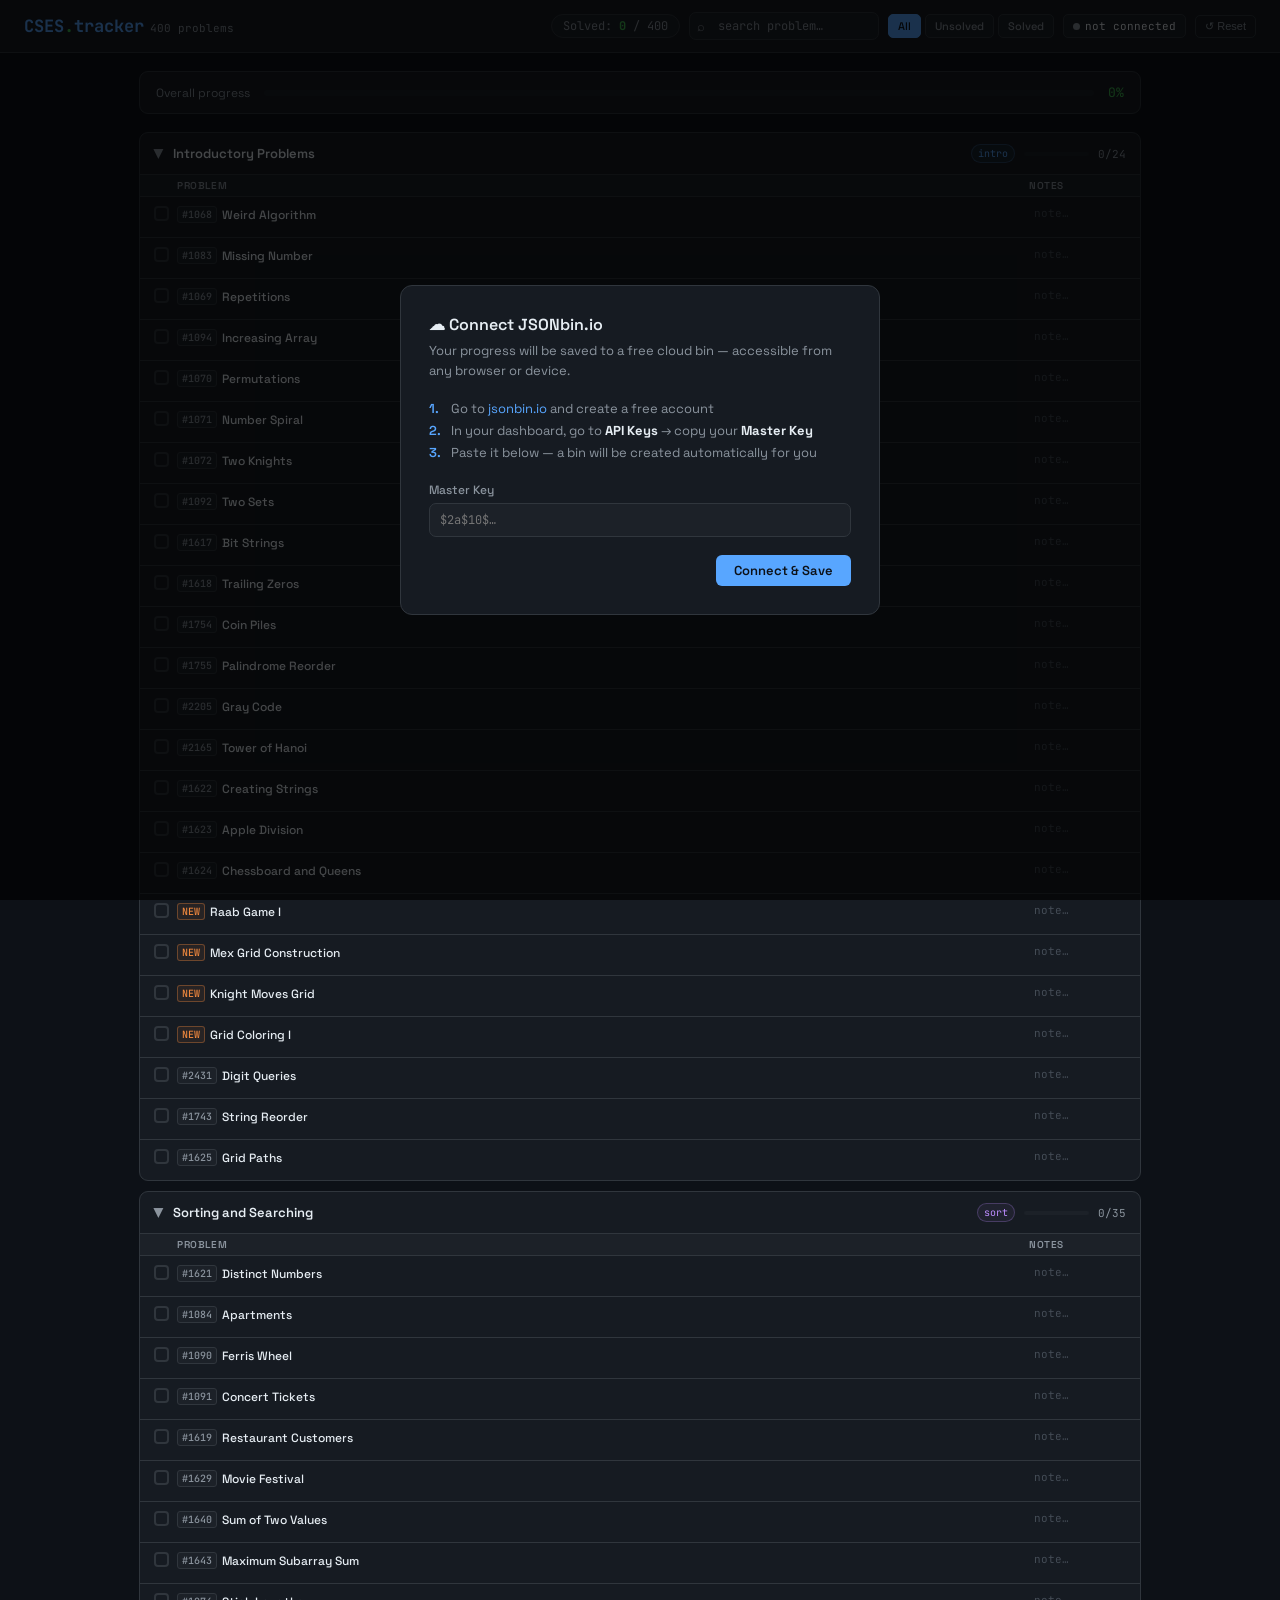
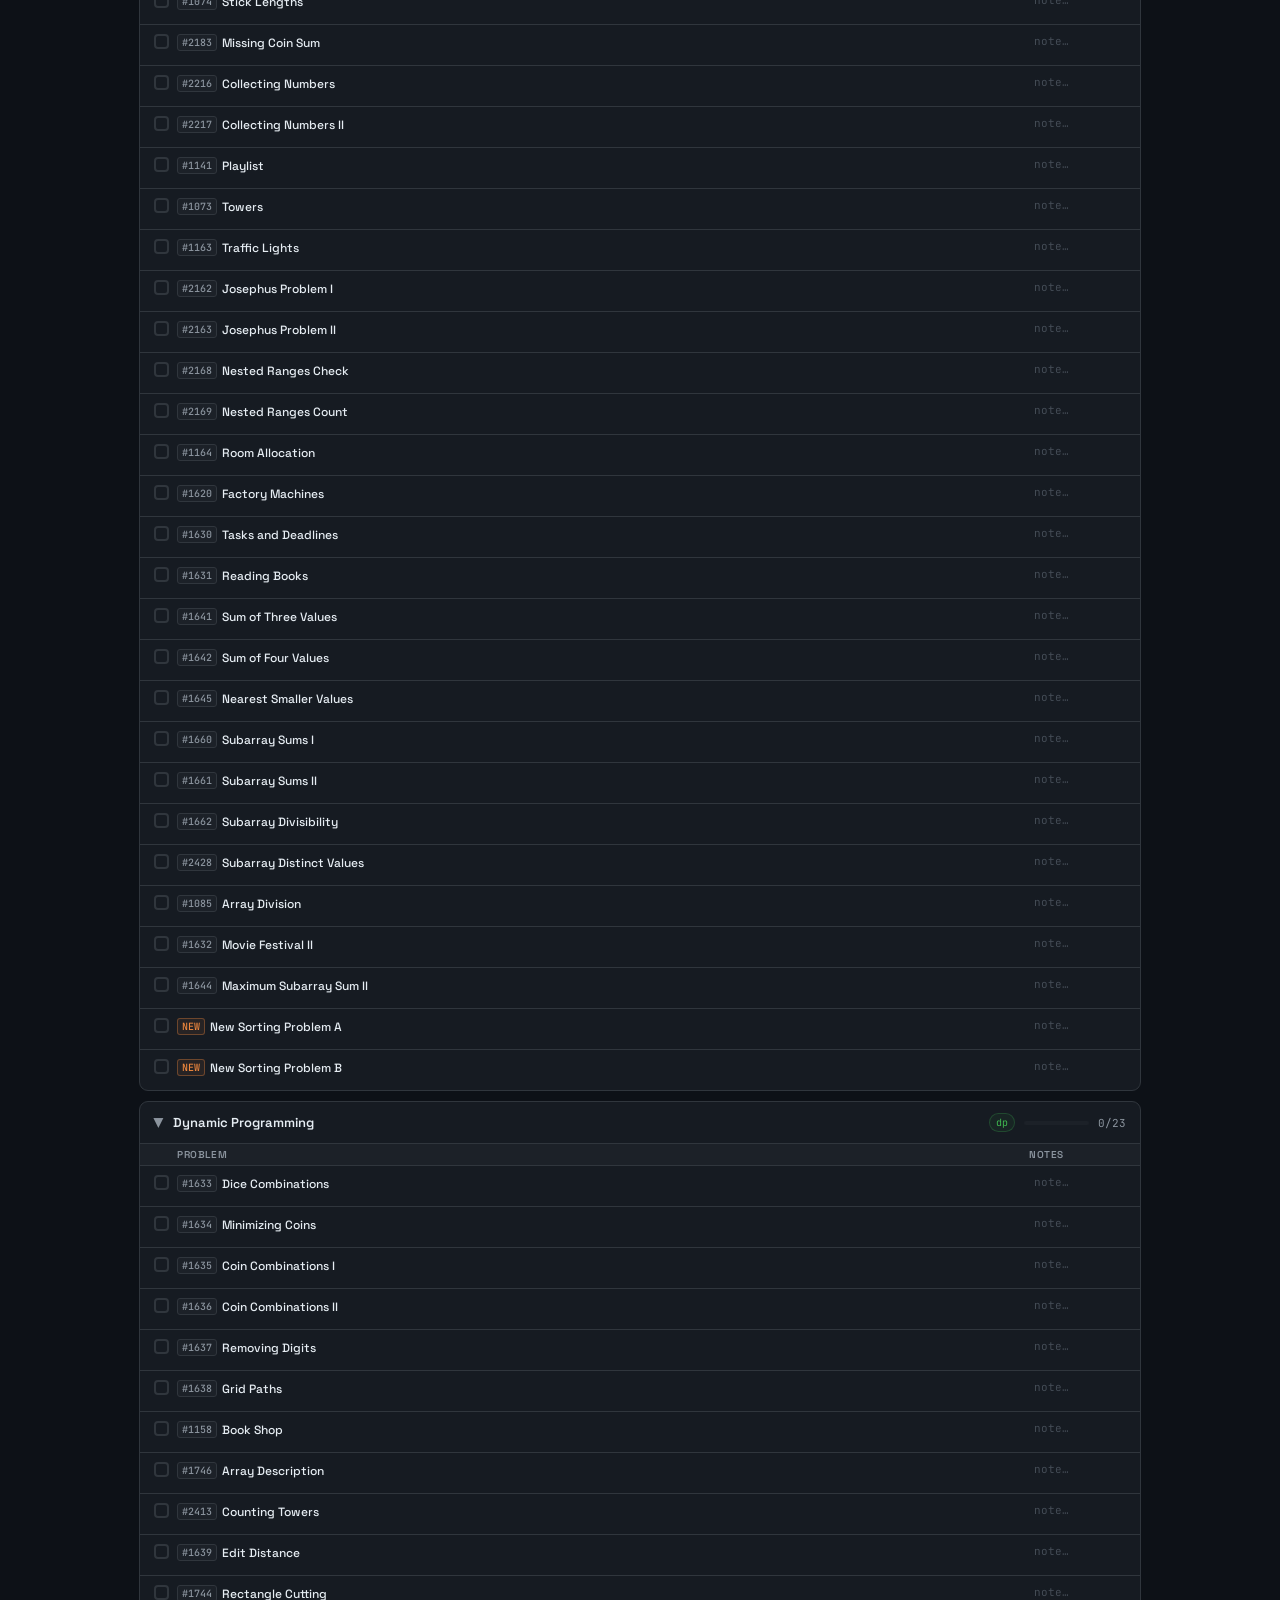
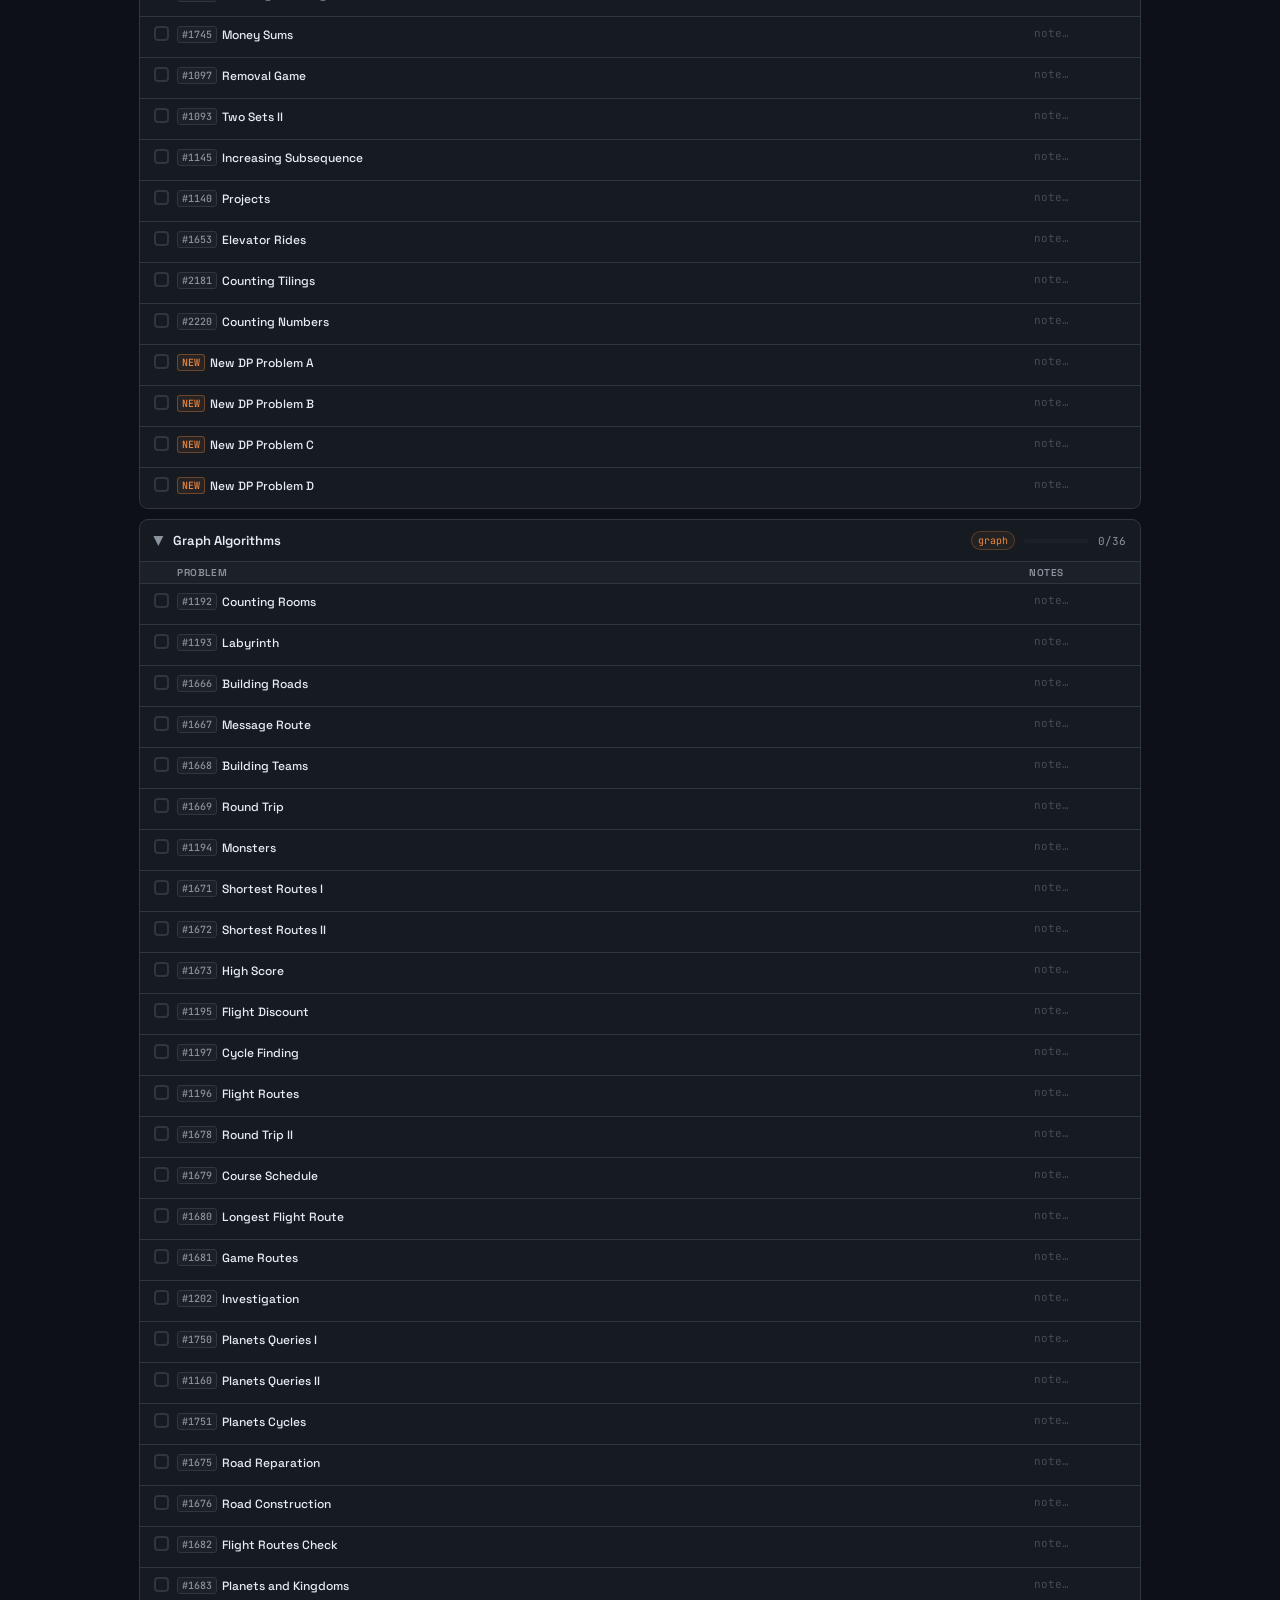
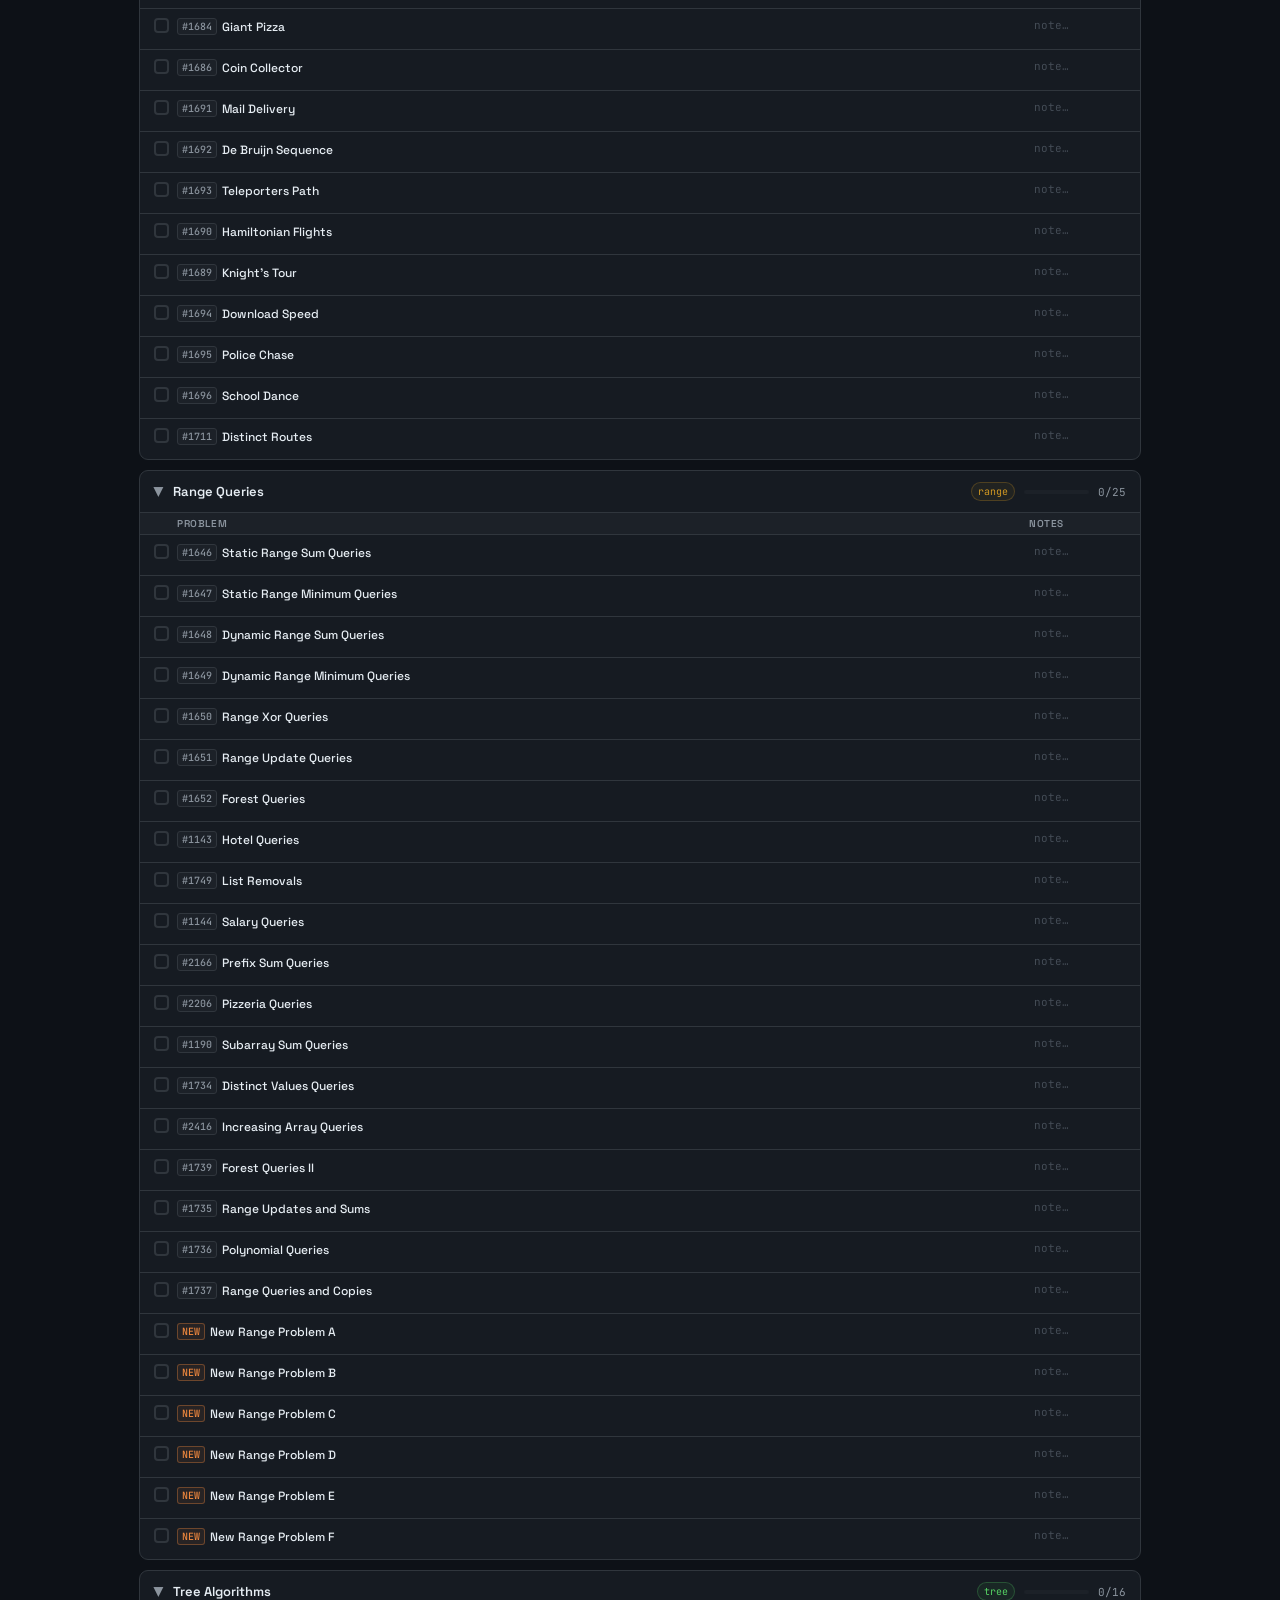
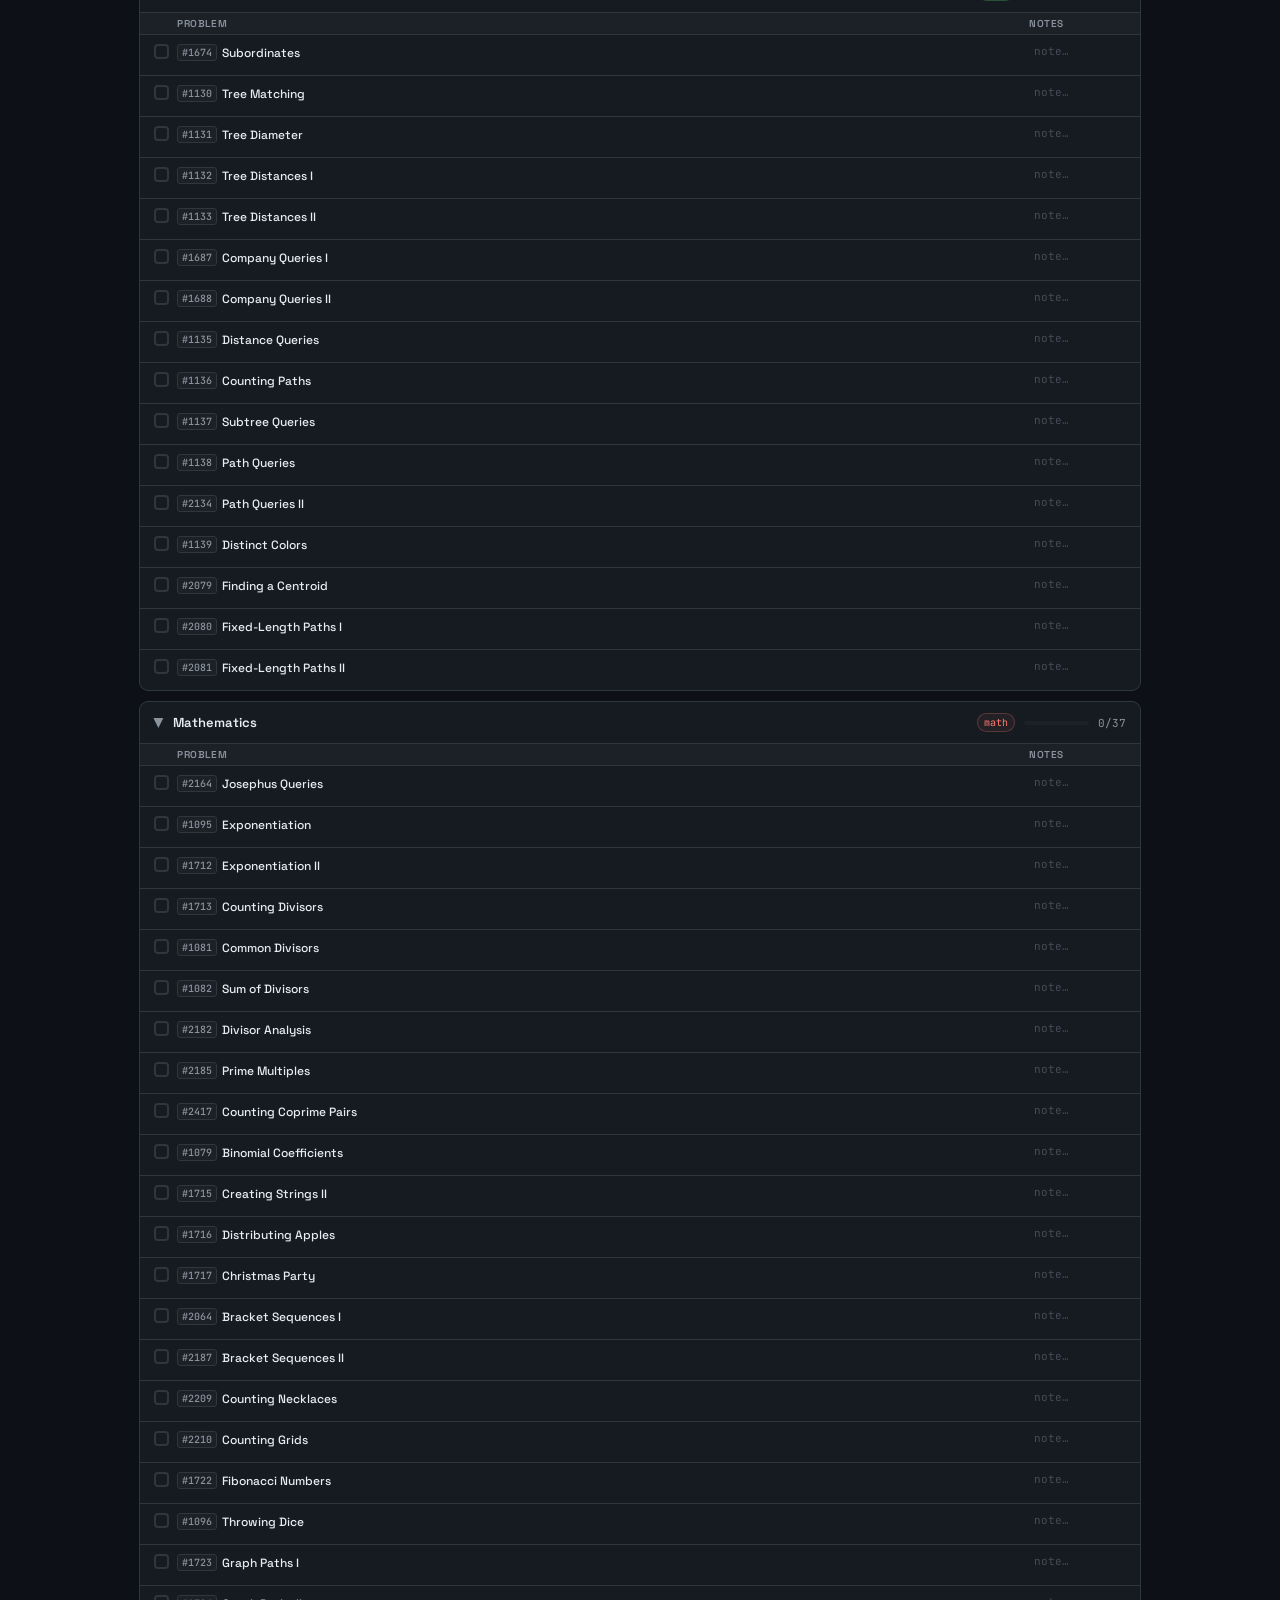
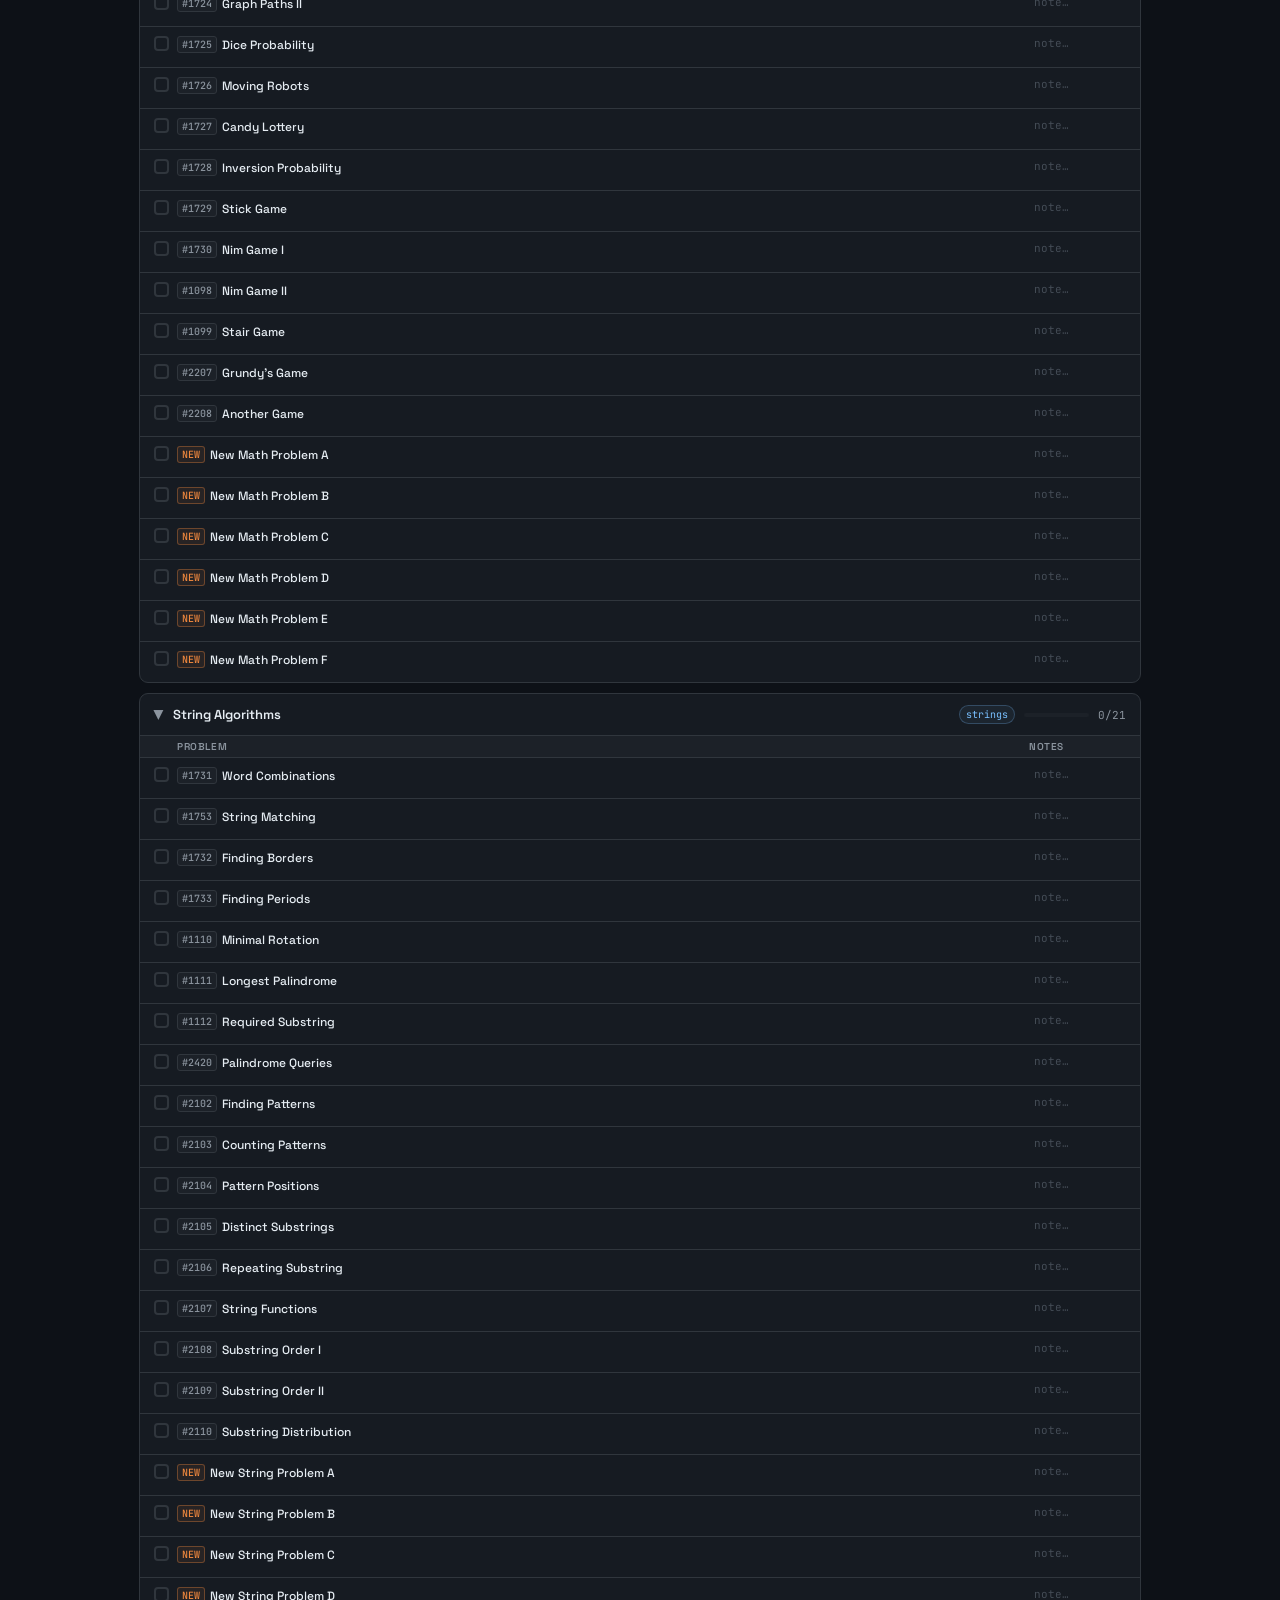
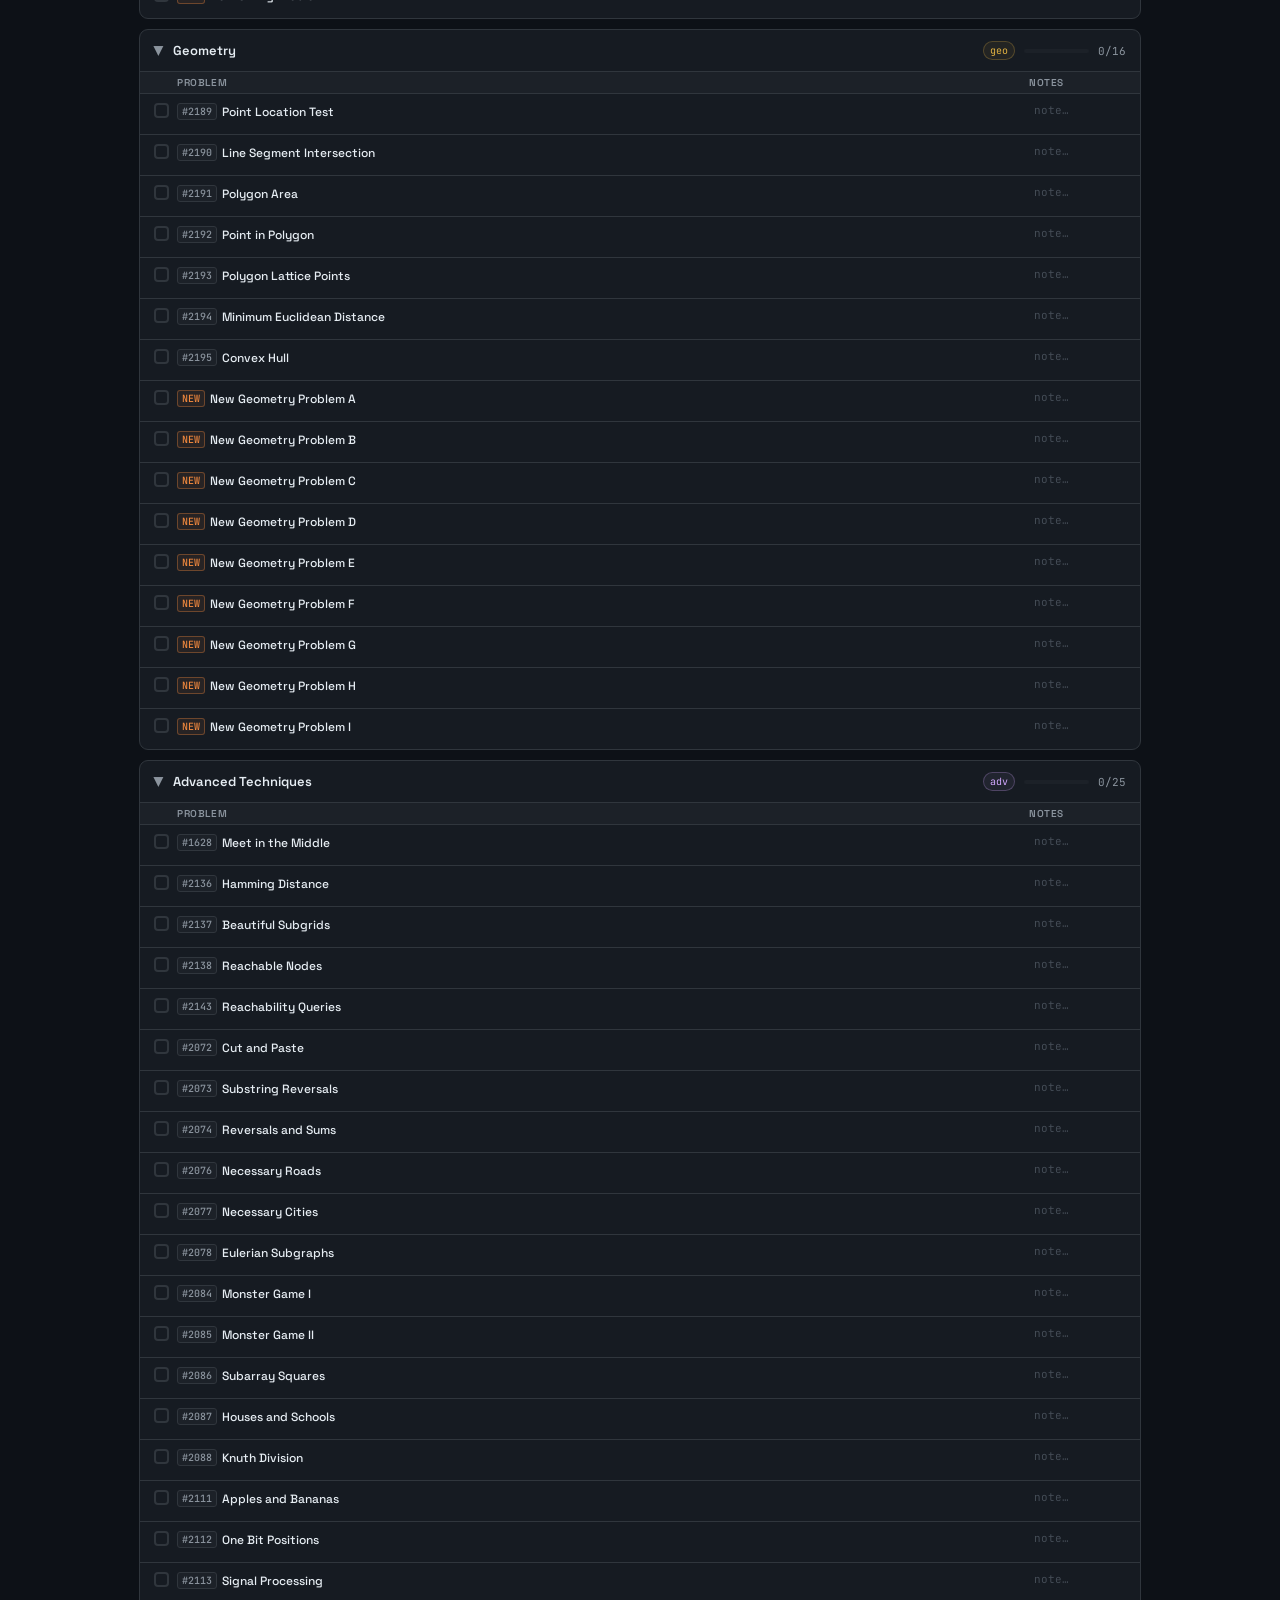
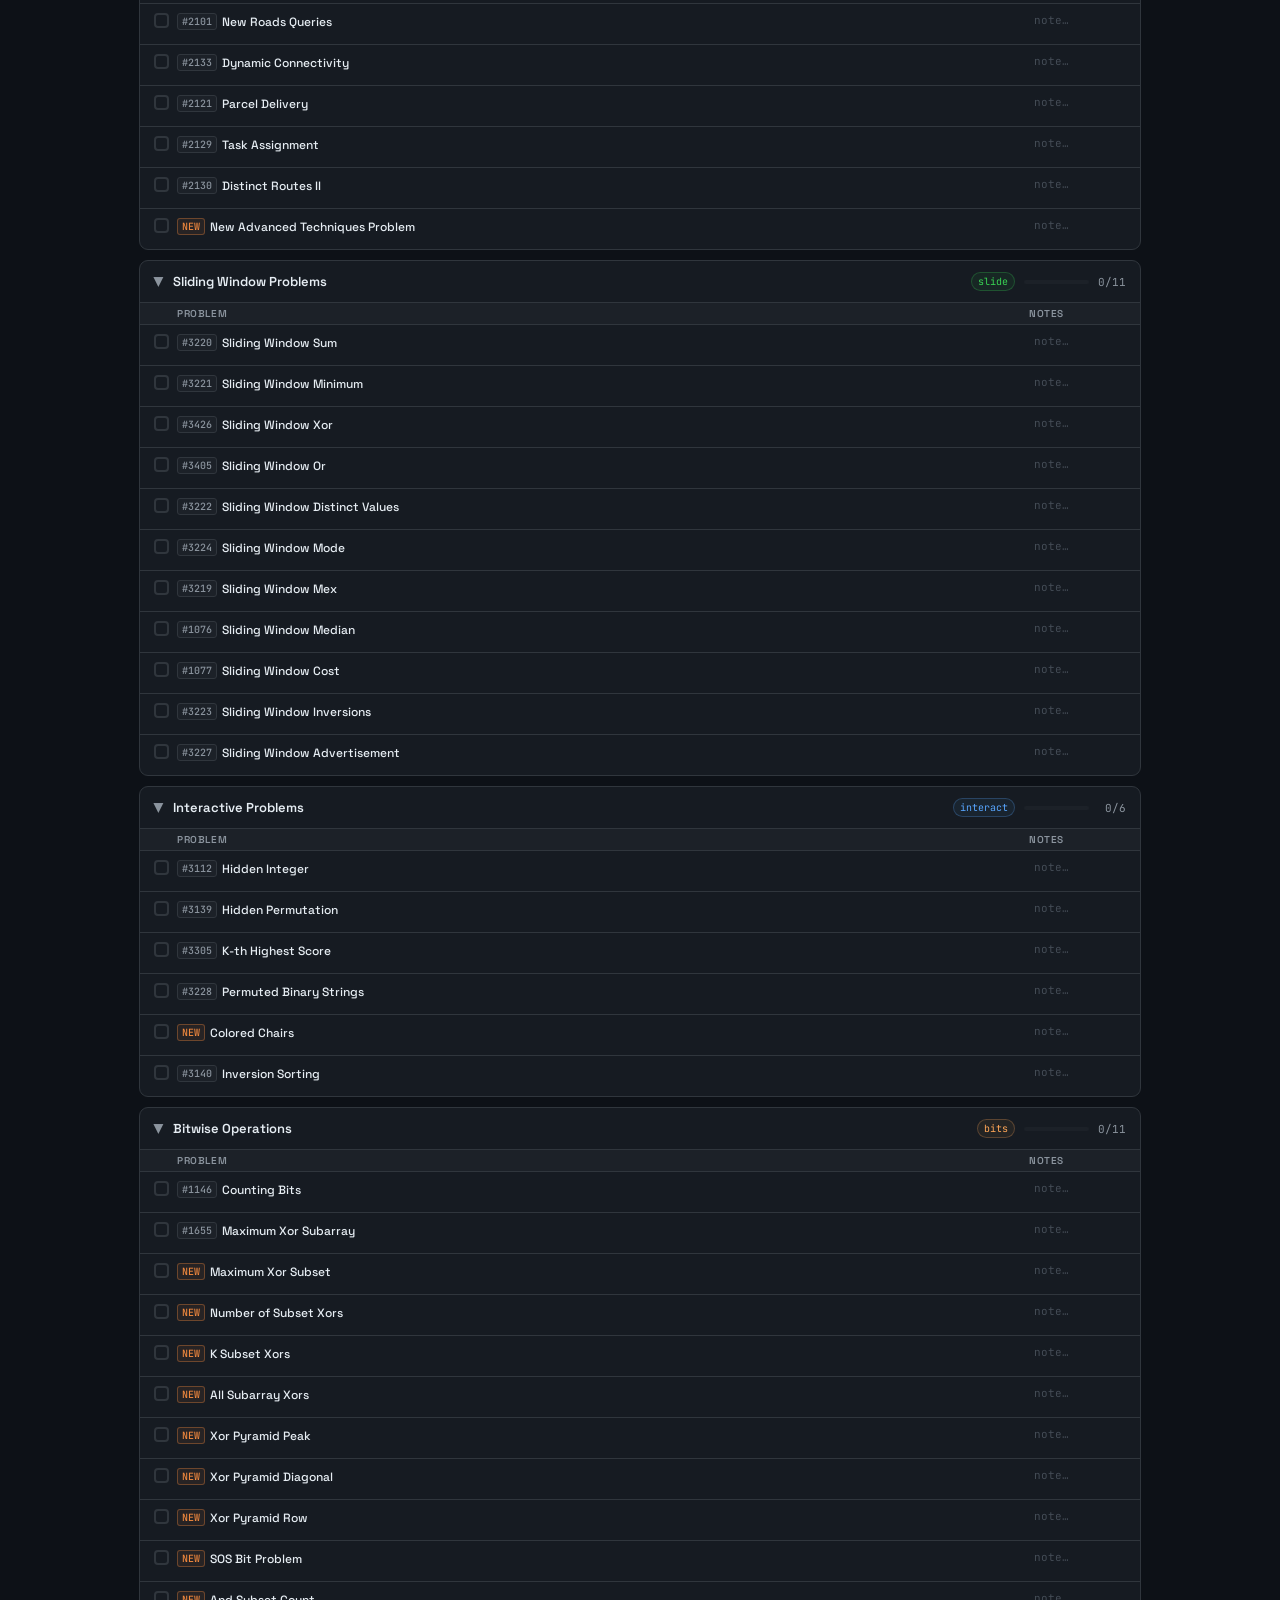
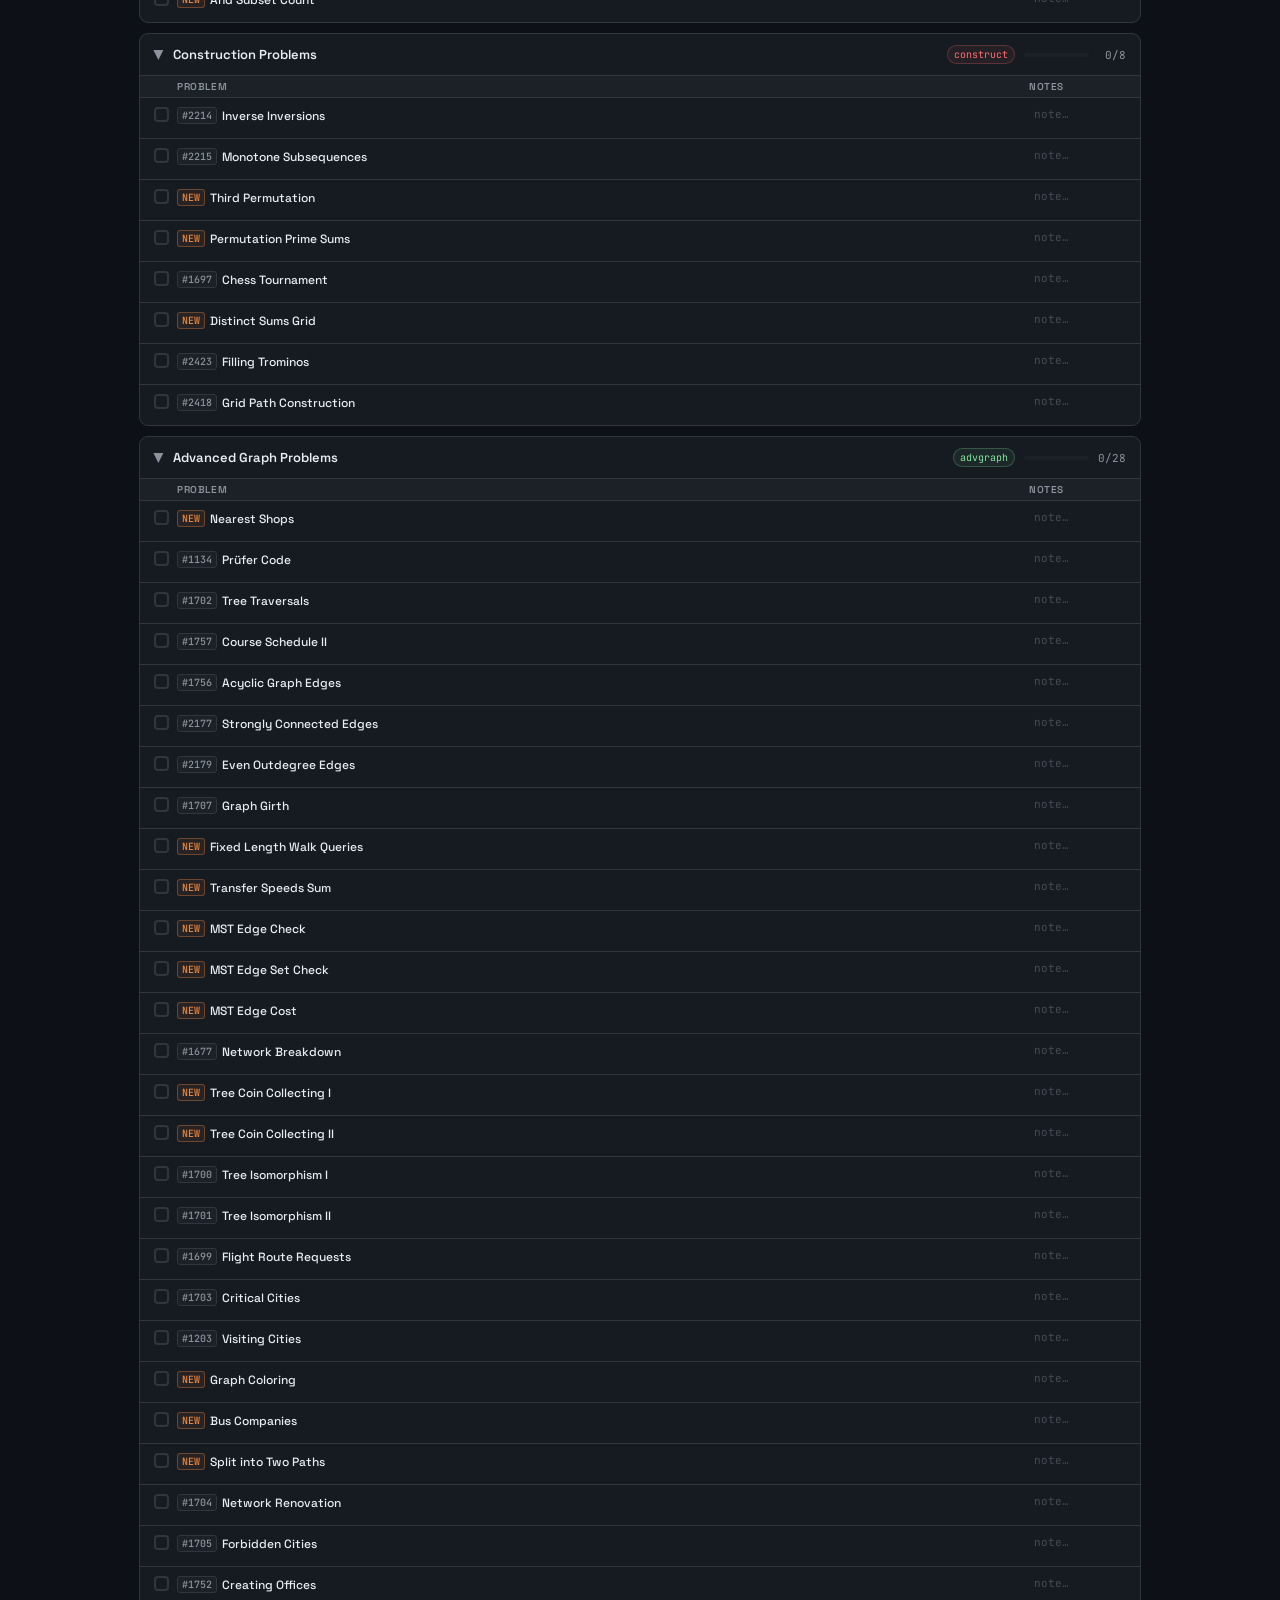
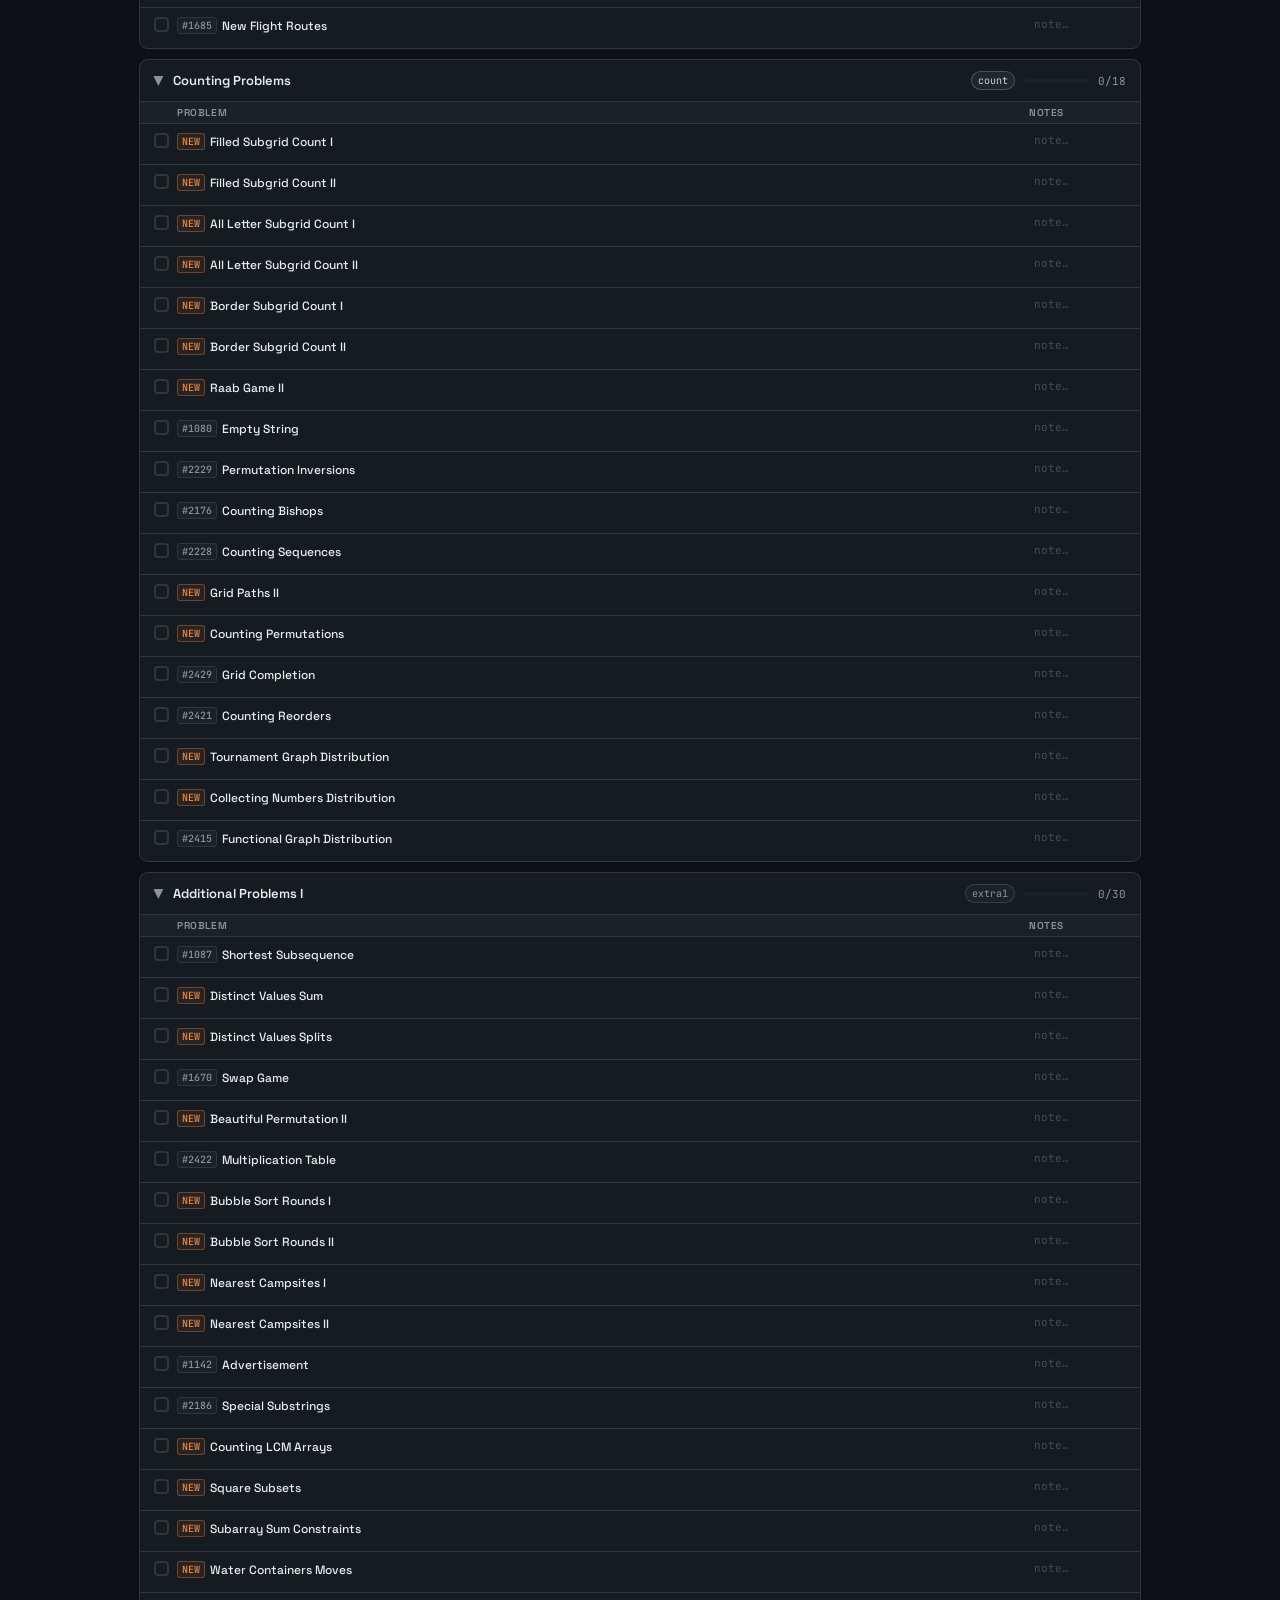
<file: cses_tracker (1).html>
<!DOCTYPE html>
<html lang="en">
<head>
<meta charset="UTF-8">
<meta name="viewport" content="width=device-width, initial-scale=1.0">
<title>CSES Problem Tracker — 400 Problems</title>
<link href="https://fonts.googleapis.com/css2?family=JetBrains+Mono:wght@400;500;700&family=Space+Grotesk:wght@400;500;600&display=swap" rel="stylesheet">
<style>
  :root {
    --bg:#0d1117;--bg2:#161b22;--bg3:#1c2128;--border:#30363d;
    --text:#e6edf3;--muted:#8b949e;--accent:#58a6ff;--green:#3fb950;
    --yellow:#d29922;--red:#f85149;--orange:#f0883e;
  }
  *{box-sizing:border-box;margin:0;padding:0;}
  body{background:var(--bg);color:var(--text);font-family:'Space Grotesk',sans-serif;font-size:14px;min-height:100vh;}

  /* ── header ── */
  header{background:var(--bg2);border-bottom:1px solid var(--border);padding:12px 24px;display:flex;align-items:center;justify-content:space-between;position:sticky;top:0;z-index:100;gap:10px;flex-wrap:wrap;}
  .logo{font-family:'JetBrains Mono',monospace;font-size:17px;font-weight:700;color:var(--accent);}
  .logo span{color:var(--green);}
  .logo small{font-size:11px;color:var(--muted);font-weight:400;margin-left:6px;}
  .hdr{display:flex;align-items:center;gap:9px;flex-wrap:wrap;}
  .badge{font-family:'JetBrains Mono',monospace;font-size:12px;background:var(--bg3);border:1px solid var(--border);border-radius:20px;padding:3px 11px;color:var(--muted);white-space:nowrap;}
  .badge strong{color:var(--green);}
  .sw{position:relative;}
  #search{background:var(--bg3);border:1px solid var(--border);border-radius:7px;color:var(--text);font-family:'JetBrains Mono',monospace;font-size:12px;padding:5px 9px 5px 28px;width:190px;outline:none;transition:border-color .2s;}
  #search:focus{border-color:var(--accent);}
  #search::placeholder{color:var(--muted);}
  .si{position:absolute;left:8px;top:50%;transform:translateY(-50%);color:var(--muted);font-size:13px;pointer-events:none;}
  .fbtns{display:flex;gap:4px;}
  .fb{background:var(--bg3);border:1px solid var(--border);border-radius:5px;color:var(--muted);cursor:pointer;font-family:'Space Grotesk',sans-serif;font-size:11px;font-weight:500;padding:4px 9px;transition:all .15s;}
  .fb:hover{border-color:var(--accent);color:var(--accent);}
  .fb.active{background:var(--accent);border-color:var(--accent);color:#0d1117;}
  .rb{background:transparent;border:1px solid var(--border);border-radius:5px;color:var(--muted);cursor:pointer;font-size:11px;padding:4px 9px;transition:all .15s;}
  .rb:hover{border-color:var(--red);color:var(--red);}

  /* sync badge */
  .sync-badge{display:flex;align-items:center;gap:5px;font-family:'JetBrains Mono',monospace;font-size:11px;background:var(--bg3);border:1px solid var(--border);border-radius:5px;padding:4px 9px;cursor:pointer;transition:border-color .15s;white-space:nowrap;}
  .sync-badge:hover{border-color:var(--accent);}
  .sync-dot{width:7px;height:7px;border-radius:50%;flex-shrink:0;transition:background .3s;}
  .sync-dot.idle{background:var(--muted);}
  .sync-dot.pending{background:var(--yellow);}
  .sync-dot.syncing{background:var(--accent);animation:pulse .8s infinite;}
  .sync-dot.ok{background:var(--green);}
  .sync-dot.err{background:var(--red);}
  @keyframes pulse{0%,100%{opacity:1}50%{opacity:.3}}

  /* ── main ── */
  main{padding:18px 24px;max-width:1050px;margin:0 auto;}
  .op{background:var(--bg2);border:1px solid var(--border);border-radius:9px;padding:12px 16px;margin-bottom:18px;display:flex;align-items:center;gap:14px;}
  .pl{font-size:12px;color:var(--muted);white-space:nowrap;}
  .pbo{flex:1;background:var(--bg3);border-radius:4px;height:6px;overflow:hidden;}
  .pbi{height:100%;background:linear-gradient(90deg,var(--green),#56d364);border-radius:4px;transition:width .4s ease;}
  .pc{font-family:'JetBrains Mono',monospace;font-size:13px;color:var(--green);white-space:nowrap;}

  /* ── sections ── */
  .sec{background:var(--bg2);border:1px solid var(--border);border-radius:9px;margin-bottom:10px;overflow:hidden;}
  .sh{display:flex;align-items:center;gap:9px;padding:11px 14px;cursor:pointer;user-select:none;transition:background .15s;}
  .sh:hover{background:var(--bg3);}
  .cv{color:var(--muted);transition:transform .2s;font-size:13px;flex-shrink:0;}
  .sec.open .cv{transform:rotate(90deg);}
  .st{font-weight:600;font-size:13px;flex:1;}
  .stag{font-family:'JetBrains Mono',monospace;font-size:10px;padding:2px 6px;border-radius:10px;border:1px solid;flex-shrink:0;}
  .spg{display:flex;align-items:center;gap:7px;flex-shrink:0;}
  .sbo{width:65px;height:4px;background:var(--bg3);border-radius:3px;overflow:hidden;}
  .sbi{height:100%;background:var(--green);border-radius:3px;transition:width .4s ease;}
  .scnt{font-family:'JetBrains Mono',monospace;font-size:11px;color:var(--muted);min-width:30px;text-align:right;}
  .pt{display:none;border-top:1px solid var(--border);}
  .sec.open .pt{display:block;}
  .ch{display:grid;grid-template-columns:30px 1fr 115px;border-bottom:1px solid var(--border);background:var(--bg3);padding:4px 0;}
  .ch>div{font-size:10px;color:var(--muted);font-weight:600;letter-spacing:.06em;text-transform:uppercase;}
  .ch>.c1{padding-left:13px;}.ch>.c2{padding-left:7px;}.ch>.c3{padding-left:4px;}

  /* ── rows ── */
  .pr{display:grid;grid-template-columns:30px 1fr 115px;align-items:start;border-bottom:1px solid var(--border);transition:background .12s;min-height:38px;}
  .pr:last-child{border-bottom:none;}
  .pr:hover{background:rgba(255,255,255,.02);}
  .pr.solved{background:rgba(63,185,80,.04);}
  .pr.hidden{display:none;}
  .cc{display:flex;align-items:center;justify-content:center;padding:9px 0 9px 13px;}
  .cc input[type=checkbox]{appearance:none;-webkit-appearance:none;width:15px;height:15px;border:2px solid var(--border);border-radius:4px;cursor:pointer;position:relative;transition:all .15s;background:transparent;flex-shrink:0;}
  .cc input[type=checkbox]:checked{background:var(--green);border-color:var(--green);}
  .cc input[type=checkbox]:checked::after{content:'';position:absolute;left:3px;top:0;width:5px;height:9px;border:2px solid #0d1117;border-top:none;border-left:none;transform:rotate(45deg);}
  .cc input[type=checkbox]:hover{border-color:var(--green);}
  .nc{padding:9px 7px 7px 7px;display:flex;flex-direction:column;gap:3px;}
  .pl2{color:var(--text);text-decoration:none;font-size:12px;font-weight:500;display:flex;align-items:center;gap:5px;transition:color .15s;}
  .pl2:hover{color:var(--accent);}
  .pid{font-family:'JetBrains Mono',monospace;font-size:10px;color:var(--muted);background:var(--bg3);padding:1px 4px;border-radius:3px;border:1px solid var(--border);white-space:nowrap;flex-shrink:0;}
  .pid.nw{color:var(--orange);border-color:rgba(240,136,62,.35);background:rgba(240,136,62,.08);}
  .pli{font-size:10px;color:var(--muted);opacity:0;transition:opacity .15s;}
  .pl2:hover .pli{opacity:1;}
  .pr.solved .pl2{color:var(--muted);text-decoration:line-through;}
  .ntc{padding:5px 9px 5px 3px;}
  .ni{width:100%;min-height:26px;max-height:80px;background:transparent;border:1px solid transparent;border-radius:4px;color:var(--muted);font-family:'JetBrains Mono',monospace;font-size:11px;line-height:1.5;resize:none;outline:none;padding:2px 5px;transition:border-color .15s,background .15s;overflow:hidden;}
  .ni:focus{border-color:var(--border);background:var(--bg3);color:var(--text);}
  .ni::placeholder{color:#444c56;}
  .ni:not(:placeholder-shown){color:var(--yellow);}
  .em{padding:24px;text-align:center;color:var(--muted);font-size:13px;display:none;}
  .em.show{display:block;}
  .footer{text-align:center;color:#444c56;font-size:11px;margin-top:14px;font-family:'JetBrains Mono',monospace;}
  .footer span{color:var(--orange);}

  /* ── setup / settings modal ── */
  .overlay{position:fixed;inset:0;background:rgba(0,0,0,.7);z-index:200;display:flex;align-items:center;justify-content:center;padding:20px;}
  .overlay.hidden{display:none;}
  .modal{background:var(--bg2);border:1px solid var(--border);border-radius:12px;padding:28px;max-width:480px;width:100%;}
  .modal h2{font-size:16px;font-weight:600;margin-bottom:6px;}
  .modal p{font-size:13px;color:var(--muted);line-height:1.6;margin-bottom:16px;}
  .modal p a{color:var(--accent);text-decoration:none;}
  .modal p a:hover{text-decoration:underline;}
  .modal label{font-size:12px;color:var(--muted);display:block;margin-bottom:5px;font-weight:500;}
  .modal input{width:100%;background:var(--bg3);border:1px solid var(--border);border-radius:7px;color:var(--text);font-family:'JetBrains Mono',monospace;font-size:12px;padding:8px 10px;outline:none;transition:border-color .2s;margin-bottom:14px;}
  .modal input:focus{border-color:var(--accent);}
  .modal-btns{display:flex;gap:8px;justify-content:flex-end;margin-top:4px;}
  .btn-primary{background:var(--accent);border:none;border-radius:6px;color:#0d1117;cursor:pointer;font-family:'Space Grotesk',sans-serif;font-size:13px;font-weight:600;padding:7px 18px;transition:opacity .15s;}
  .btn-primary:hover{opacity:.85;}
  .btn-primary:disabled{opacity:.45;cursor:default;}
  .btn-sec{background:transparent;border:1px solid var(--border);border-radius:6px;color:var(--muted);cursor:pointer;font-size:13px;padding:7px 14px;transition:all .15s;}
  .btn-sec:hover{border-color:var(--muted);color:var(--text);}
  .modal-err{font-size:12px;color:var(--red);margin-top:-8px;margin-bottom:10px;display:none;}
  .modal-err.show{display:block;}
  .steps{counter-reset:step;list-style:none;margin-bottom:18px;}
  .steps li{counter-increment:step;font-size:13px;color:var(--muted);line-height:1.7;padding-left:22px;position:relative;}
  .steps li::before{content:counter(step)'.';position:absolute;left:0;color:var(--accent);font-weight:600;}
  .steps li a{color:var(--accent);text-decoration:none;}
  .steps li a:hover{text-decoration:underline;}
  .modal-section{margin-bottom:18px;}
  .modal-section:last-child{margin-bottom:0;}
  .modal-sep{border:none;border-top:1px solid var(--border);margin:16px 0;}
  .bin-id-display{font-family:'JetBrains Mono',monospace;font-size:11px;background:var(--bg3);border:1px solid var(--border);border-radius:5px;padding:5px 8px;color:var(--green);word-break:break-all;margin-bottom:14px;}
  .danger-zone{border:1px solid rgba(248,81,73,.3);border-radius:7px;padding:12px 14px;background:rgba(248,81,73,.05);}
  .danger-zone p{color:rgba(248,81,73,.8);font-size:12px;margin-bottom:10px;}
  .btn-danger{background:transparent;border:1px solid var(--red);border-radius:6px;color:var(--red);cursor:pointer;font-size:12px;padding:5px 12px;transition:all .15s;}
  .btn-danger:hover{background:var(--red);color:#0d1117;}
</style>
</head>
<body>

<!-- Setup Modal -->
<div class="overlay" id="setupOverlay">
  <div class="modal">
    <h2>☁ Connect JSONbin.io</h2>
    <p>Your progress will be saved to a free cloud bin — accessible from any browser or device.</p>
    <ol class="steps">
      <li>Go to <a href="https://jsonbin.io" target="_blank">jsonbin.io</a> and create a free account</li>
      <li>In your dashboard, go to <strong style="color:var(--text)">API Keys</strong> → copy your <strong style="color:var(--text)">Master Key</strong></li>
      <li>Paste it below — a bin will be created automatically for you</li>
    </ol>
    <label>Master Key</label>
    <input type="password" id="setupKey" placeholder="$2a$10$…" autocomplete="off">
    <div class="modal-err" id="setupErr"></div>
    <div class="modal-btns">
      <button class="btn-primary" id="setupBtn" onclick="doSetup()">Connect & Save</button>
    </div>
  </div>
</div>

<!-- Settings Modal -->
<div class="overlay hidden" id="settingsOverlay">
  <div class="modal">
    <h2>⚙ Cloud Sync Settings</h2>
    <hr class="modal-sep">
    <div class="modal-section">
      <label>Current Bin ID</label>
      <div class="bin-id-display" id="binIdDisplay">—</div>
      <label>Master Key (stored locally)</label>
      <input type="password" id="newKey" placeholder="Change key (leave blank to keep)" autocomplete="off">
    </div>
    <div class="modal-err" id="settingsErr"></div>
    <hr class="modal-sep">
    <div class="danger-zone">
      <p>⚠ Danger zone — these actions cannot be undone</p>
      <div style="display:flex;gap:8px;flex-wrap:wrap">
        <button class="btn-danger" onclick="clearAllData()">Clear all progress</button>
        <button class="btn-danger" onclick="disconnectBin()">Disconnect bin</button>
      </div>
    </div>
    <hr class="modal-sep">
    <div class="modal-btns">
      <button class="btn-sec" onclick="closeSettings()">Cancel</button>
      <button class="btn-primary" onclick="saveSettings()">Save</button>
    </div>
  </div>
</div>

<header>
  <div class="logo">CSES<span>.</span>tracker<small>400 problems</small></div>
  <div class="hdr">
    <div class="badge">Solved: <strong id="ts">0</strong> / <span id="tc">0</span></div>
    <div class="sw"><span class="si">⌕</span><input type="text" id="search" placeholder="search problem…" autocomplete="off"></div>
    <div class="fbtns">
      <button class="fb active" data-filter="all">All</button>
      <button class="fb" data-filter="unsolved">Unsolved</button>
      <button class="fb" data-filter="solved">Solved</button>
    </div>
    <div class="sync-badge" id="syncBadge" onclick="openSettings()" title="Cloud sync status — click to manage">
      <div class="sync-dot idle" id="syncDot"></div>
      <span id="syncLabel">not connected</span>
    </div>
    <button class="rb" onclick="resetAll()">↺ Reset</button>
  </div>
</header>

<main>
  <div class="op">
    <span class="pl">Overall progress</span>
    <div class="pbo"><div class="pbi" id="ob" style="width:0%"></div></div>
    <span class="pc" id="op2">0%</span>
  </div>
  <div id="sc"></div>
  <div class="em" id="em">No problems match your search/filter.</div>
  <div class="footer">★ Problems marked <span>NEW</span> were added in the 2025 CSES expansion — they link to the problem list; search by name to find them.</div>
</main>

<script>
/* ─────────── Problem Data ─────────── */
const P=[
  {s:"Introductory Problems",t:"intro",c:"#58a6ff",p:[
    [1068,"Weird Algorithm"],[1083,"Missing Number"],[1069,"Repetitions"],
    [1094,"Increasing Array"],[1070,"Permutations"],[1071,"Number Spiral"],
    [1072,"Two Knights"],[1092,"Two Sets"],[1617,"Bit Strings"],[1618,"Trailing Zeros"],
    [1754,"Coin Piles"],[1755,"Palindrome Reorder"],[2205,"Gray Code"],[2165,"Tower of Hanoi"],
    [1622,"Creating Strings"],[1623,"Apple Division"],[1624,"Chessboard and Queens"],
    [null,"Raab Game I"],[null,"Mex Grid Construction"],[null,"Knight Moves Grid"],
    [null,"Grid Coloring I"],[2431,"Digit Queries"],[1743,"String Reorder"],[1625,"Grid Paths"]
  ]},
  {s:"Sorting and Searching",t:"sort",c:"#bc8cff",p:[
    [1621,"Distinct Numbers"],[1084,"Apartments"],[1090,"Ferris Wheel"],[1091,"Concert Tickets"],
    [1619,"Restaurant Customers"],[1629,"Movie Festival"],[1640,"Sum of Two Values"],
    [1643,"Maximum Subarray Sum"],[1074,"Stick Lengths"],[2183,"Missing Coin Sum"],
    [2216,"Collecting Numbers"],[2217,"Collecting Numbers II"],[1141,"Playlist"],
    [1073,"Towers"],[1163,"Traffic Lights"],[2162,"Josephus Problem I"],
    [2163,"Josephus Problem II"],[2168,"Nested Ranges Check"],[2169,"Nested Ranges Count"],
    [1164,"Room Allocation"],[1620,"Factory Machines"],[1630,"Tasks and Deadlines"],
    [1631,"Reading Books"],[1641,"Sum of Three Values"],[1642,"Sum of Four Values"],
    [1645,"Nearest Smaller Values"],[1660,"Subarray Sums I"],[1661,"Subarray Sums II"],
    [1662,"Subarray Divisibility"],[2428,"Subarray Distinct Values"],[1085,"Array Division"],
    [1632,"Movie Festival II"],[1644,"Maximum Subarray Sum II"],
    [null,"New Sorting Problem A"],[null,"New Sorting Problem B"]
  ]},
  {s:"Dynamic Programming",t:"dp",c:"#3fb950",p:[
    [1633,"Dice Combinations"],[1634,"Minimizing Coins"],[1635,"Coin Combinations I"],
    [1636,"Coin Combinations II"],[1637,"Removing Digits"],[1638,"Grid Paths"],
    [1158,"Book Shop"],[1746,"Array Description"],[2413,"Counting Towers"],
    [1639,"Edit Distance"],[1744,"Rectangle Cutting"],[1745,"Money Sums"],
    [1097,"Removal Game"],[1093,"Two Sets II"],[1145,"Increasing Subsequence"],
    [1140,"Projects"],[1653,"Elevator Rides"],[2181,"Counting Tilings"],
    [2220,"Counting Numbers"],[null,"New DP Problem A"],[null,"New DP Problem B"],
    [null,"New DP Problem C"],[null,"New DP Problem D"]
  ]},
  {s:"Graph Algorithms",t:"graph",c:"#f0883e",p:[
    [1192,"Counting Rooms"],[1193,"Labyrinth"],[1666,"Building Roads"],[1667,"Message Route"],
    [1668,"Building Teams"],[1669,"Round Trip"],[1194,"Monsters"],[1671,"Shortest Routes I"],
    [1672,"Shortest Routes II"],[1673,"High Score"],[1195,"Flight Discount"],
    [1197,"Cycle Finding"],[1196,"Flight Routes"],[1678,"Round Trip II"],
    [1679,"Course Schedule"],[1680,"Longest Flight Route"],[1681,"Game Routes"],
    [1202,"Investigation"],[1750,"Planets Queries I"],[1160,"Planets Queries II"],
    [1751,"Planets Cycles"],[1675,"Road Reparation"],[1676,"Road Construction"],
    [1682,"Flight Routes Check"],[1683,"Planets and Kingdoms"],[1684,"Giant Pizza"],
    [1686,"Coin Collector"],[1691,"Mail Delivery"],[1692,"De Bruijn Sequence"],
    [1693,"Teleporters Path"],[1690,"Hamiltonian Flights"],[1689,"Knight's Tour"],
    [1694,"Download Speed"],[1695,"Police Chase"],[1696,"School Dance"],[1711,"Distinct Routes"]
  ]},
  {s:"Range Queries",t:"range",c:"#d29922",p:[
    [1646,"Static Range Sum Queries"],[1647,"Static Range Minimum Queries"],
    [1648,"Dynamic Range Sum Queries"],[1649,"Dynamic Range Minimum Queries"],
    [1650,"Range Xor Queries"],[1651,"Range Update Queries"],[1652,"Forest Queries"],
    [1143,"Hotel Queries"],[1749,"List Removals"],[1144,"Salary Queries"],
    [2166,"Prefix Sum Queries"],[2206,"Pizzeria Queries"],[1190,"Subarray Sum Queries"],
    [1734,"Distinct Values Queries"],[2416,"Increasing Array Queries"],[1739,"Forest Queries II"],
    [1735,"Range Updates and Sums"],[1736,"Polynomial Queries"],[1737,"Range Queries and Copies"],
    [null,"New Range Problem A"],[null,"New Range Problem B"],[null,"New Range Problem C"],
    [null,"New Range Problem D"],[null,"New Range Problem E"],[null,"New Range Problem F"]
  ]},
  {s:"Tree Algorithms",t:"tree",c:"#56d364",p:[
    [1674,"Subordinates"],[1130,"Tree Matching"],[1131,"Tree Diameter"],
    [1132,"Tree Distances I"],[1133,"Tree Distances II"],[1687,"Company Queries I"],
    [1688,"Company Queries II"],[1135,"Distance Queries"],[1136,"Counting Paths"],
    [1137,"Subtree Queries"],[1138,"Path Queries"],[2134,"Path Queries II"],
    [1139,"Distinct Colors"],[2079,"Finding a Centroid"],[2080,"Fixed-Length Paths I"],
    [2081,"Fixed-Length Paths II"]
  ]},
  {s:"Mathematics",t:"math",c:"#ff7b72",p:[
    [2164,"Josephus Queries"],[1095,"Exponentiation"],[1712,"Exponentiation II"],
    [1713,"Counting Divisors"],[1081,"Common Divisors"],[1082,"Sum of Divisors"],
    [2182,"Divisor Analysis"],[2185,"Prime Multiples"],[2417,"Counting Coprime Pairs"],
    [1079,"Binomial Coefficients"],[1715,"Creating Strings II"],[1716,"Distributing Apples"],
    [1717,"Christmas Party"],[2064,"Bracket Sequences I"],[2187,"Bracket Sequences II"],
    [2209,"Counting Necklaces"],[2210,"Counting Grids"],[1722,"Fibonacci Numbers"],
    [1096,"Throwing Dice"],[1723,"Graph Paths I"],[1724,"Graph Paths II"],
    [1725,"Dice Probability"],[1726,"Moving Robots"],[1727,"Candy Lottery"],
    [1728,"Inversion Probability"],[1729,"Stick Game"],[1730,"Nim Game I"],
    [1098,"Nim Game II"],[1099,"Stair Game"],[2207,"Grundy's Game"],[2208,"Another Game"],
    [null,"New Math Problem A"],[null,"New Math Problem B"],[null,"New Math Problem C"],
    [null,"New Math Problem D"],[null,"New Math Problem E"],[null,"New Math Problem F"]
  ]},
  {s:"String Algorithms",t:"strings",c:"#79c0ff",p:[
    [1731,"Word Combinations"],[1753,"String Matching"],[1732,"Finding Borders"],
    [1733,"Finding Periods"],[1110,"Minimal Rotation"],[1111,"Longest Palindrome"],
    [1112,"Required Substring"],[2420,"Palindrome Queries"],[2102,"Finding Patterns"],
    [2103,"Counting Patterns"],[2104,"Pattern Positions"],[2105,"Distinct Substrings"],
    [2106,"Repeating Substring"],[2107,"String Functions"],[2108,"Substring Order I"],
    [2109,"Substring Order II"],[2110,"Substring Distribution"],
    [null,"New String Problem A"],[null,"New String Problem B"],
    [null,"New String Problem C"],[null,"New String Problem D"]
  ]},
  {s:"Geometry",t:"geo",c:"#e3b341",p:[
    [2189,"Point Location Test"],[2190,"Line Segment Intersection"],[2191,"Polygon Area"],
    [2192,"Point in Polygon"],[2193,"Polygon Lattice Points"],[2194,"Minimum Euclidean Distance"],
    [2195,"Convex Hull"],
    [null,"New Geometry Problem A"],[null,"New Geometry Problem B"],
    [null,"New Geometry Problem C"],[null,"New Geometry Problem D"],
    [null,"New Geometry Problem E"],[null,"New Geometry Problem F"],
    [null,"New Geometry Problem G"],[null,"New Geometry Problem H"],
    [null,"New Geometry Problem I"]
  ]},
  {s:"Advanced Techniques",t:"adv",c:"#d2a8ff",p:[
    [1628,"Meet in the Middle"],[2136,"Hamming Distance"],[2137,"Beautiful Subgrids"],
    [2138,"Reachable Nodes"],[2143,"Reachability Queries"],[2072,"Cut and Paste"],
    [2073,"Substring Reversals"],[2074,"Reversals and Sums"],[2076,"Necessary Roads"],
    [2077,"Necessary Cities"],[2078,"Eulerian Subgraphs"],[2084,"Monster Game I"],
    [2085,"Monster Game II"],[2086,"Subarray Squares"],[2087,"Houses and Schools"],
    [2088,"Knuth Division"],[2111,"Apples and Bananas"],[2112,"One Bit Positions"],
    [2113,"Signal Processing"],[2101,"New Roads Queries"],[2133,"Dynamic Connectivity"],
    [2121,"Parcel Delivery"],[2129,"Task Assignment"],[2130,"Distinct Routes II"],
    [null,"New Advanced Techniques Problem"]
  ]},
  {s:"Sliding Window Problems",t:"slide",c:"#39d353",p:[
    [3220,"Sliding Window Sum"],[3221,"Sliding Window Minimum"],[3426,"Sliding Window Xor"],
    [3405,"Sliding Window Or"],[3222,"Sliding Window Distinct Values"],
    [3224,"Sliding Window Mode"],[3219,"Sliding Window Mex"],
    [1076,"Sliding Window Median"],[1077,"Sliding Window Cost"],
    [3223,"Sliding Window Inversions"],[3227,"Sliding Window Advertisement"]
  ]},
  {s:"Interactive Problems",t:"interact",c:"#58a6ff",p:[
    [3112,"Hidden Integer"],[3139,"Hidden Permutation"],[3305,"K-th Highest Score"],
    [3228,"Permuted Binary Strings"],[null,"Colored Chairs"],[3140,"Inversion Sorting"]
  ]},
  {s:"Bitwise Operations",t:"bits",c:"#ffa657",p:[
    [1146,"Counting Bits"],[1655,"Maximum Xor Subarray"],[null,"Maximum Xor Subset"],
    [null,"Number of Subset Xors"],[null,"K Subset Xors"],[null,"All Subarray Xors"],
    [null,"Xor Pyramid Peak"],[null,"Xor Pyramid Diagonal"],[null,"Xor Pyramid Row"],
    [null,"SOS Bit Problem"],[null,"And Subset Count"]
  ]},
  {s:"Construction Problems",t:"construct",c:"#ff6e6e",p:[
    [2214,"Inverse Inversions"],[2215,"Monotone Subsequences"],[null,"Third Permutation"],
    [null,"Permutation Prime Sums"],[1697,"Chess Tournament"],
    [null,"Distinct Sums Grid"],[2423,"Filling Trominos"],[2418,"Grid Path Construction"]
  ]},
  {s:"Advanced Graph Problems",t:"advgraph",c:"#85e89d",p:[
    [null,"Nearest Shops"],[1134,"Prüfer Code"],[1702,"Tree Traversals"],
    [1757,"Course Schedule II"],[1756,"Acyclic Graph Edges"],[2177,"Strongly Connected Edges"],
    [2179,"Even Outdegree Edges"],[1707,"Graph Girth"],[null,"Fixed Length Walk Queries"],
    [null,"Transfer Speeds Sum"],[null,"MST Edge Check"],[null,"MST Edge Set Check"],
    [null,"MST Edge Cost"],[1677,"Network Breakdown"],[null,"Tree Coin Collecting I"],
    [null,"Tree Coin Collecting II"],[1700,"Tree Isomorphism I"],[1701,"Tree Isomorphism II"],
    [1699,"Flight Route Requests"],[1703,"Critical Cities"],[1203,"Visiting Cities"],
    [null,"Graph Coloring"],[null,"Bus Companies"],[null,"Split into Two Paths"],
    [1704,"Network Renovation"],[1705,"Forbidden Cities"],[1752,"Creating Offices"],
    [1685,"New Flight Routes"]
  ]},
  {s:"Counting Problems",t:"count",c:"#c9d1d9",p:[
    [null,"Filled Subgrid Count I"],[null,"Filled Subgrid Count II"],
    [null,"All Letter Subgrid Count I"],[null,"All Letter Subgrid Count II"],
    [null,"Border Subgrid Count I"],[null,"Border Subgrid Count II"],
    [null,"Raab Game II"],[1080,"Empty String"],[2229,"Permutation Inversions"],
    [2176,"Counting Bishops"],[2228,"Counting Sequences"],[null,"Grid Paths II"],
    [null,"Counting Permutations"],[2429,"Grid Completion"],[2421,"Counting Reorders"],
    [null,"Tournament Graph Distribution"],[null,"Collecting Numbers Distribution"],
    [2415,"Functional Graph Distribution"]
  ]},
  {s:"Additional Problems I",t:"extra1",c:"#8b949e",p:[
    [1087,"Shortest Subsequence"],[null,"Distinct Values Sum"],[null,"Distinct Values Splits"],
    [1670,"Swap Game"],[null,"Beautiful Permutation II"],[2422,"Multiplication Table"],
    [null,"Bubble Sort Rounds I"],[null,"Bubble Sort Rounds II"],
    [null,"Nearest Campsites I"],[null,"Nearest Campsites II"],
    [1142,"Advertisement"],[2186,"Special Substrings"],
    [null,"Counting LCM Arrays"],[null,"Square Subsets"],[null,"Subarray Sum Constraints"],
    [null,"Water Containers Moves"],[null,"Permutation Subsequence"],
    [1188,"Bit Inversions"],[1086,"Writing Numbers"],[2427,"Letter Pair Move Game"],
    [1147,"Maximum Building I"],[1162,"Sorting Methods"],[1191,"Cyclic Array"],
    [2414,"List of Sums"],[2184,"Missing Coin Sum Queries"],[1157,"Number Grid"],
    [1664,"Movie Festival Queries"],[null,"New Additional I Problem A"],
    [null,"New Additional I Problem B"],[null,"New Additional I Problem C"]
  ]},
  {s:"Additional Problems II",t:"extra2",c:"#6e7681",p:[
    [null,"Bouncing Ball Steps"],[null,"Bouncing Ball Cycle"],[null,"Knight Moves Queries"],
    [null,"K Subset Sums I"],[null,"K Subset Sums II"],[2132,"Increasing Array II"],
    [1189,"Food Division"],[1698,"Swap Round Sorting"],[2430,"Binary Subsequences"],
    [1706,"School Excursion"],[1709,"Coin Grid"],[null,"Grid Coloring II"],
    [2426,"Programmers and Artists"],[2174,"Removing Digits II"],[2180,"Coin Arrangement"],
    [null,"Replace with Difference"],[2432,"Grid Puzzle I"],[2131,"Grid Puzzle II"],
    [2115,"Bit Substrings"],[2075,"Reversal Sorting"],[1159,"Book Shop II"],
    [null,"GCD Subsets"],[null,"Minimum Cost Pairs"],[null,"Same Sum Subsets"],
    [null,"Mex Grid Queries"],[1148,"Maximum Building II"],[1161,"Stick Divisions"],
    [null,"Stick Difference"],[1665,"Coding Company"],[2402,"Two Stacks Sorting"]
  ]}
];

/* ─────────── Storage helpers ─────────── */
const LS = {
  get: k => { try { return JSON.parse(localStorage.getItem(k)) } catch { return null } },
  set: (k, v) => { try { localStorage.setItem(k, JSON.stringify(v)) } catch {} },
  del: k => { try { localStorage.removeItem(k) } catch {} }
};

/* ─────────── State ─────────── */
let solved = {};
let notes  = {};
let filter = 'all';
let syncTimer = null;
const JBIN_API = 'https://api.jsonbin.io/v3';

const getKey   = () => LS.get('cses_jkey') || '';
const getBinId = () => LS.get('cses_jbin') || '';
const key      = (id, name) => id ? String(id) : 'x_' + name.replace(/\W+/g, '_');

/* ─────────── Sync status UI ─────────── */
function setSyncStatus(state, label) {
  const dot = document.getElementById('syncDot');
  const lbl = document.getElementById('syncLabel');
  dot.className = 'sync-dot ' + state;
  lbl.textContent = label;
}

/* ─────────── JSONbin.io API ─────────── */
async function jbinCreate(apiKey, data) {
  const r = await fetch(`${JBIN_API}/b`, {
    method: 'POST',
    headers: {
      'Content-Type': 'application/json',
      'X-Master-Key': apiKey,
      'X-Bin-Name': 'cses-tracker',
      'X-Bin-Private': 'true'
    },
    body: JSON.stringify(data)
  });
  if (!r.ok) throw new Error(`Create failed: ${r.status}`);
  const j = await r.json();
  return j.metadata.id;
}

async function jbinRead(apiKey, binId) {
  const r = await fetch(`${JBIN_API}/b/${binId}/latest`, {
    headers: { 'X-Master-Key': apiKey }
  });
  if (!r.ok) throw new Error(`Read failed: ${r.status}`);
  const j = await r.json();
  return j.record;
}

async function jbinWrite(apiKey, binId, data) {
  const r = await fetch(`${JBIN_API}/b/${binId}`, {
    method: 'PUT',
    headers: {
      'Content-Type': 'application/json',
      'X-Master-Key': apiKey
    },
    body: JSON.stringify(data)
  });
  if (!r.ok) throw new Error(`Write failed: ${r.status}`);
}

/* ─────────── Setup flow ─────────── */
async function doSetup() {
  const keyVal = document.getElementById('setupKey').value.trim();
  const errEl  = document.getElementById('setupErr');
  const btn    = document.getElementById('setupBtn');
  errEl.classList.remove('show');
  if (!keyVal) { showErr(errEl, 'Please enter your Master Key.'); return; }
  btn.disabled = true; btn.textContent = 'Connecting…';
  try {
    const binId = await jbinCreate(keyVal, { solved: {}, notes: {} });
    LS.set('cses_jkey', keyVal);
    LS.set('cses_jbin', binId);
    document.getElementById('setupOverlay').classList.add('hidden');
    setSyncStatus('ok', 'synced');
    build(); applyFilter();
  } catch(e) {
    showErr(errEl, 'Could not connect. Check your Master Key and try again.');
  }
  btn.disabled = false; btn.textContent = 'Connect & Save';
}

/* ─────────── Cloud read/write ─────────── */
async function cloudLoad() {
  const apiKey = getKey(); const binId = getBinId();
  if (!apiKey || !binId) return;
  setSyncStatus('syncing', 'loading…');
  try {
    const data = await jbinRead(apiKey, binId);
    solved = data.solved || {};
    notes  = data.notes  || {};
    LS.set('cses2_solved', solved);
    LS.set('cses2_notes',  notes);
    setSyncStatus('ok', 'synced');
    build(); applyFilter();
  } catch(e) {
    // fall back to localStorage cache
    solved = LS.get('cses2_solved') || {};
    notes  = LS.get('cses2_notes')  || {};
    setSyncStatus('err', 'offline – local cache');
    build(); applyFilter();
  }
}

function scheduleSave() {
  setSyncStatus('pending', 'unsaved…');
  clearTimeout(syncTimer);
  syncTimer = setTimeout(cloudSave, 2500);
}

async function cloudSave() {
  const apiKey = getKey(); const binId = getBinId();
  if (!apiKey || !binId) return;
  setSyncStatus('syncing', 'saving…');
  // always persist to localStorage instantly as cache
  LS.set('cses2_solved', solved);
  LS.set('cses2_notes',  notes);
  try {
    await jbinWrite(apiKey, binId, { solved, notes });
    setSyncStatus('ok', 'synced');
  } catch(e) {
    setSyncStatus('err', 'sync failed');
  }
}

/* ─────────── UI helpers ─────────── */
function showErr(el, msg) { el.textContent = msg; el.classList.add('show'); }

function total() {
  let t=0,s=0;
  P.forEach(sec=>sec.p.forEach(p=>{t++;if(solved[key(p[0],p[1])])s++;}));
  return {t,s};
}
function secStats(sec) {
  let s=0; sec.p.forEach(p=>{if(solved[key(p[0],p[1])])s++;});
  return {t:sec.p.length,s};
}
function updateOverall() {
  const {t,s}=total();
  document.getElementById('ts').textContent=s;
  document.getElementById('tc').textContent=t;
  const pct=t?Math.round(s/t*100):0;
  document.getElementById('ob').style.width=pct+'%';
  document.getElementById('op2').textContent=pct+'%';
}
function updateSecBar(si) {
  const {t,s}=secStats(P[si]);
  const bar=document.querySelector(`[data-sb="${si}"]`);
  const cnt=document.querySelector(`[data-sc="${si}"]`);
  if(bar) bar.style.width=(t?Math.round(s/t*100):0)+'%';
  if(cnt) cnt.textContent=s+'/'+t;
}
function applyFilter() {
  let any=false;
  document.querySelectorAll('.pr').forEach(row=>{
    const k=row.dataset.key, name=row.dataset.name, id=row.dataset.id;
    const q=document.getElementById('search').value.toLowerCase();
    const ms=!q||name.includes(q)||(id&&id.includes(q));
    const isSolved=!!solved[k];
    const mf=filter==='all'||(filter==='solved'&&isSolved)||(filter==='unsolved'&&!isSolved);
    const v=ms&&mf;
    row.classList.toggle('hidden',!v);
    if(v) any=true;
  });
  document.getElementById('em').classList.toggle('show',!any);
}

function build() {
  const sc=document.getElementById('sc');
  sc.innerHTML='';
  P.forEach((sec,si)=>{
    const {t,s}=secStats(sec);
    const d=document.createElement('div');
    d.className='sec open';
    d.innerHTML=`
      <div class="sh" onclick="this.parentElement.classList.toggle('open')">
        <span class="cv">▶</span>
        <span class="st">${sec.s}</span>
        <span class="stag" style="color:${sec.c};border-color:${sec.c}40;background:${sec.c}10">${sec.t}</span>
        <div class="spg">
          <div class="sbo"><div class="sbi" data-sb="${si}" style="width:${t?Math.round(s/t*100):0}%"></div></div>
          <span class="scnt" data-sc="${si}">${s}/${t}</span>
        </div>
      </div>
      <div class="pt">
        <div class="ch"><div class="c1"></div><div class="c2">Problem</div><div class="c3">Notes</div></div>
        ${sec.p.map(([id,name])=>{
          const k=key(id,name);
          const href=id?`https://cses.fi/problemset/task/${id}`:`https://cses.fi/problemset/list/`;
          const isNew=!id, sv=!!solved[k];
          const nt=(notes[k]||'').replace(/&/g,'&amp;').replace(/</g,'&lt;').replace(/>/g,'&gt;');
          return `<div class="pr${sv?' solved':''}" data-key="${k}" data-id="${id||''}" data-name="${name.toLowerCase()}" data-si="${si}">
            <div class="cc"><input type="checkbox"${sv?' checked':''} onchange="toggle('${k}',this,${si})"></div>
            <div class="nc"><a class="pl2" href="${href}" target="_blank" rel="noopener"><span class="pid${isNew?' nw':''}">${isNew?'NEW':'#'+id}</span>${name}<span class="pli">↗</span></a></div>
            <div class="ntc"><textarea class="ni" rows="1" placeholder="note…" oninput="noteChange('${k}',this)" onfocus="ar(this)" onblur="sr(this)">${nt}</textarea></div>
          </div>`;
        }).join('')}
      </div>`;
    sc.appendChild(d);
  });
  updateOverall();
}

function toggle(k, cb, si) {
  solved[k]=cb.checked;
  cb.closest('.pr').classList.toggle('solved',cb.checked);
  updateSecBar(si); updateOverall(); applyFilter();
  scheduleSave();
}
function noteChange(k, ta) {
  notes[k]=ta.value;
  ar(ta);
  scheduleSave();
}
function ar(ta){ta.style.height='auto';ta.style.height=Math.min(ta.scrollHeight,80)+'px';}
function sr(ta){if(!ta.value)ta.style.height='';}

function resetAll() {
  if(!confirm('Reset ALL solved marks and notes? This cannot be undone.')) return;
  solved={}; notes={};
  scheduleSave();
  build(); applyFilter();
}

/* ─────────── Settings modal ─────────── */
function openSettings() {
  document.getElementById('binIdDisplay').textContent = getBinId() || '(none)';
  document.getElementById('newKey').value = '';
  document.getElementById('settingsErr').classList.remove('show');
  document.getElementById('settingsOverlay').classList.remove('hidden');
}
function closeSettings() {
  document.getElementById('settingsOverlay').classList.add('hidden');
}
async function saveSettings() {
  const newKey = document.getElementById('newKey').value.trim();
  const errEl  = document.getElementById('settingsErr');
  errEl.classList.remove('show');
  if (newKey) {
    // validate new key by trying a read
    const binId = getBinId();
    if (!binId) { showErr(errEl,'No bin connected. Disconnect and reconnect.'); return; }
    try {
      await jbinRead(newKey, binId);
      LS.set('cses_jkey', newKey);
    } catch(e) {
      showErr(errEl,'New key invalid or does not have access to this bin.');
      return;
    }
  }
  closeSettings();
  setSyncStatus('ok','synced');
}
function disconnectBin() {
  if(!confirm('Disconnect the cloud bin? Your local progress stays, but cloud sync will be disabled until you reconnect.')) return;
  LS.del('cses_jkey'); LS.del('cses_jbin');
  closeSettings();
  setSyncStatus('idle','not connected');
  document.getElementById('setupOverlay').classList.remove('hidden');
}
function clearAllData() {
  if(!confirm('Clear ALL solved marks and notes from both local and cloud? This cannot be undone.')) return;
  solved={}; notes={};
  closeSettings();
  scheduleSave();
  build(); applyFilter();
}

/* ─────────── Boot ─────────── */
document.getElementById('search').addEventListener('input', applyFilter);
document.querySelectorAll('.fb').forEach(b=>{
  b.addEventListener('click',()=>{
    document.querySelectorAll('.fb').forEach(x=>x.classList.remove('active'));
    b.classList.add('active'); filter=b.dataset.filter; applyFilter();
  });
});

// Enter key in setup modal
document.getElementById('setupKey').addEventListener('keydown', e => {
  if(e.key==='Enter') doSetup();
});

if (getKey() && getBinId()) {
  // Connected: load from local cache first for instant render, then fetch cloud
  solved = LS.get('cses2_solved') || {};
  notes  = LS.get('cses2_notes')  || {};
  build(); applyFilter();
  setSyncStatus('syncing','loading…');
  cloudLoad();
} else {
  // Not connected: show setup modal
  build(); applyFilter();
  setSyncStatus('idle','not connected');
  document.getElementById('setupOverlay').classList.remove('hidden');
}
</script>
</body>
</html>
</file>
